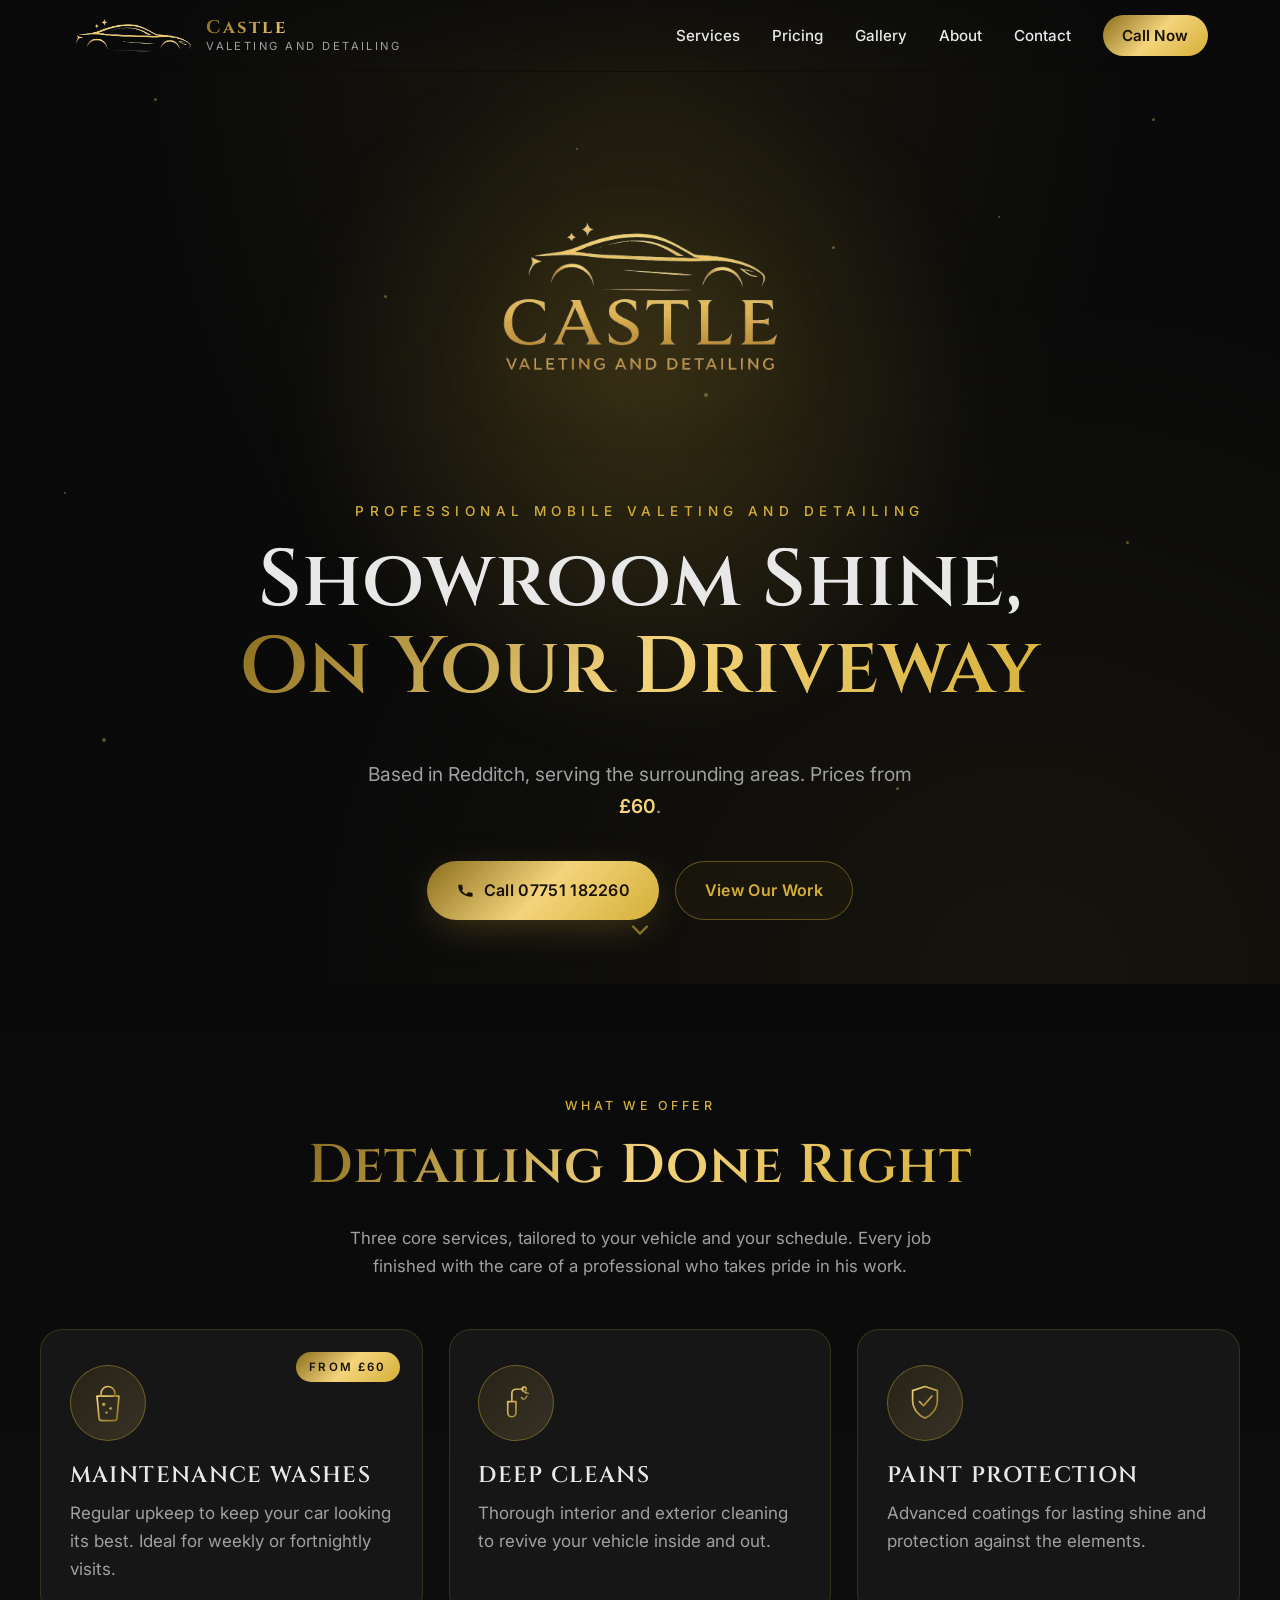
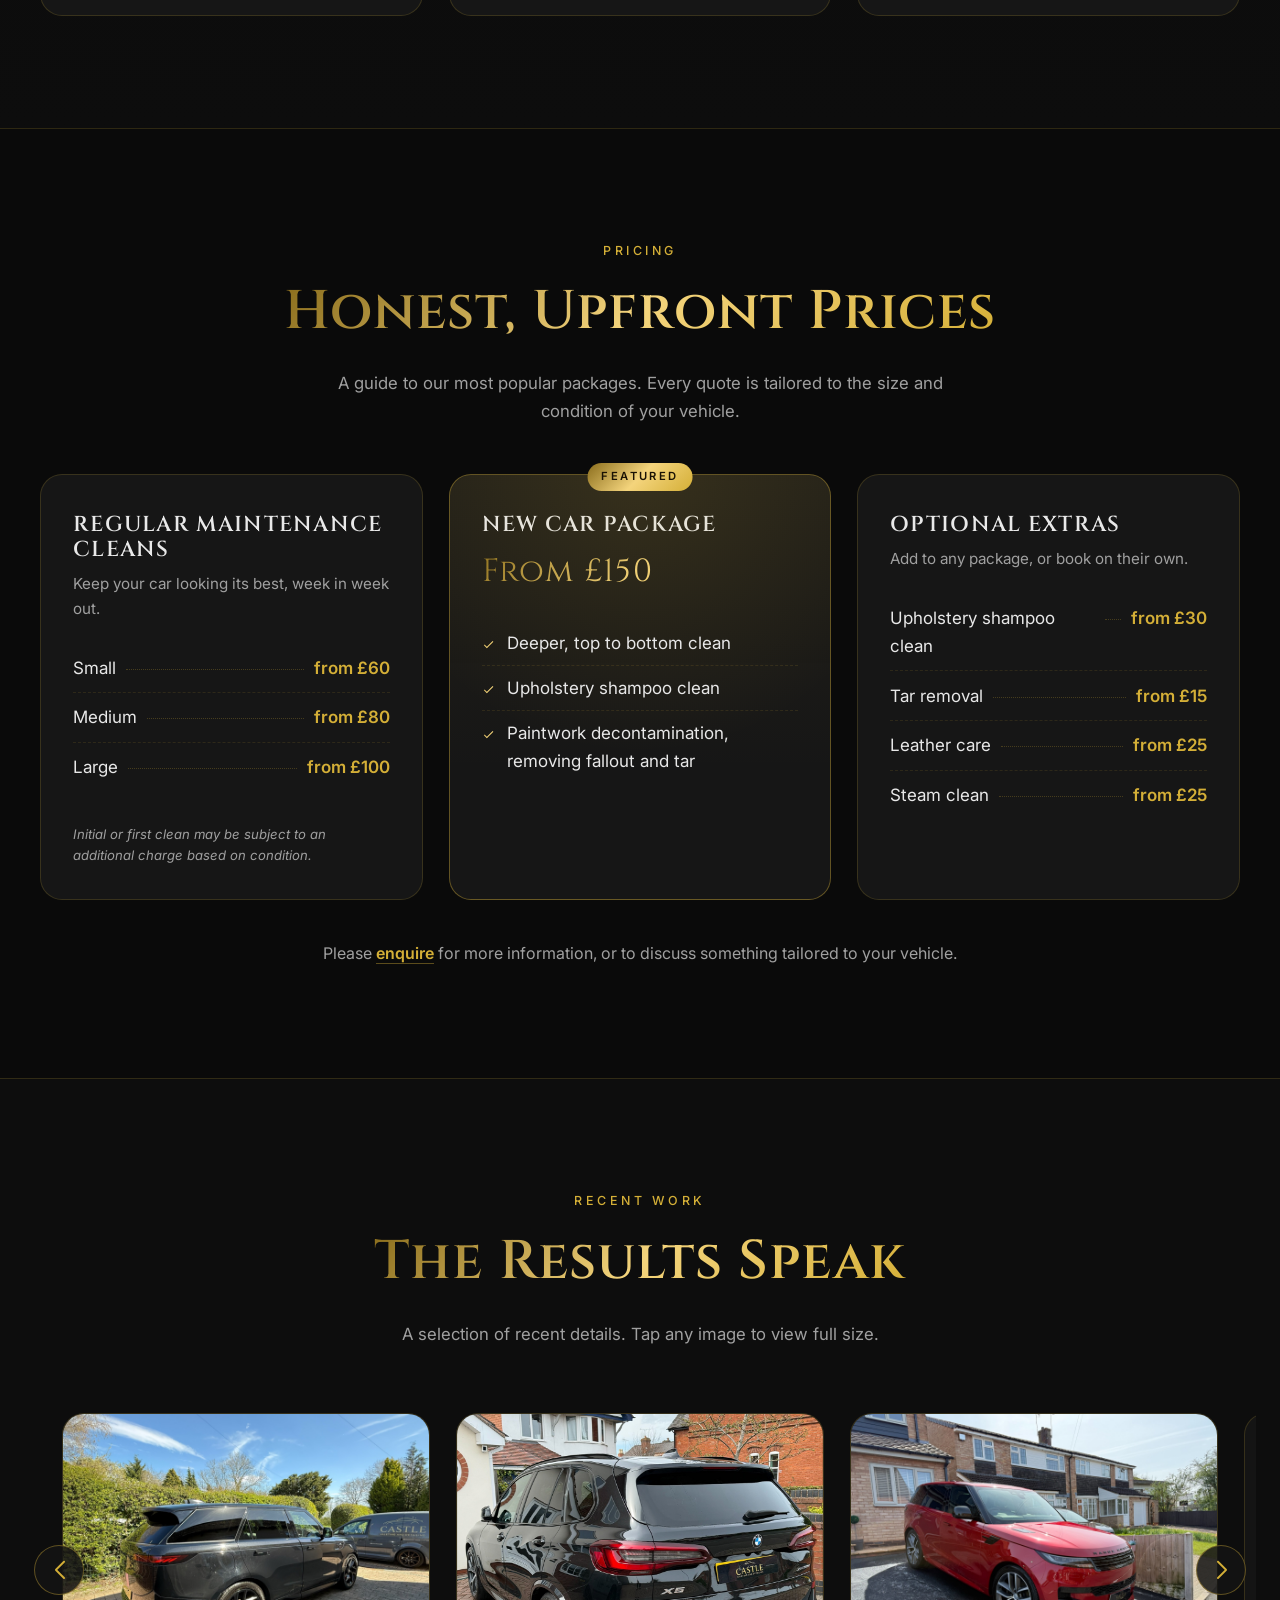
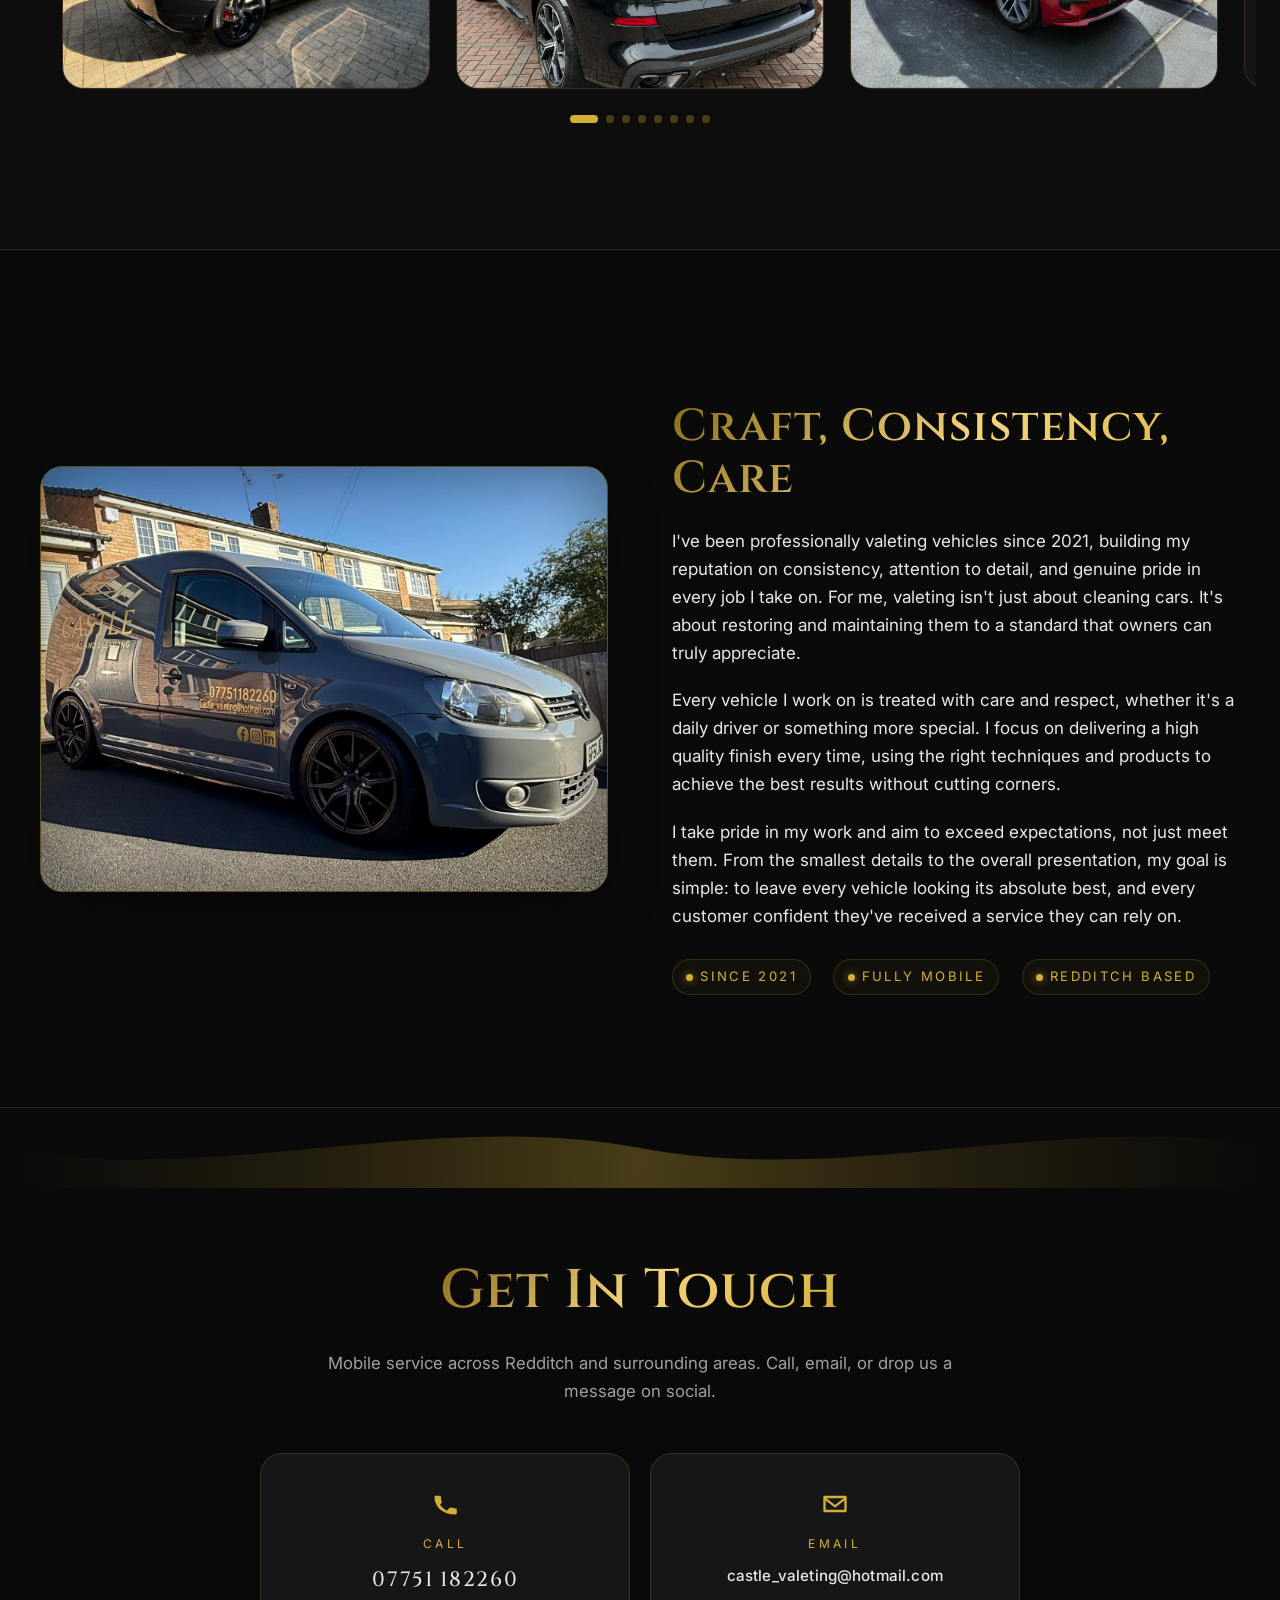
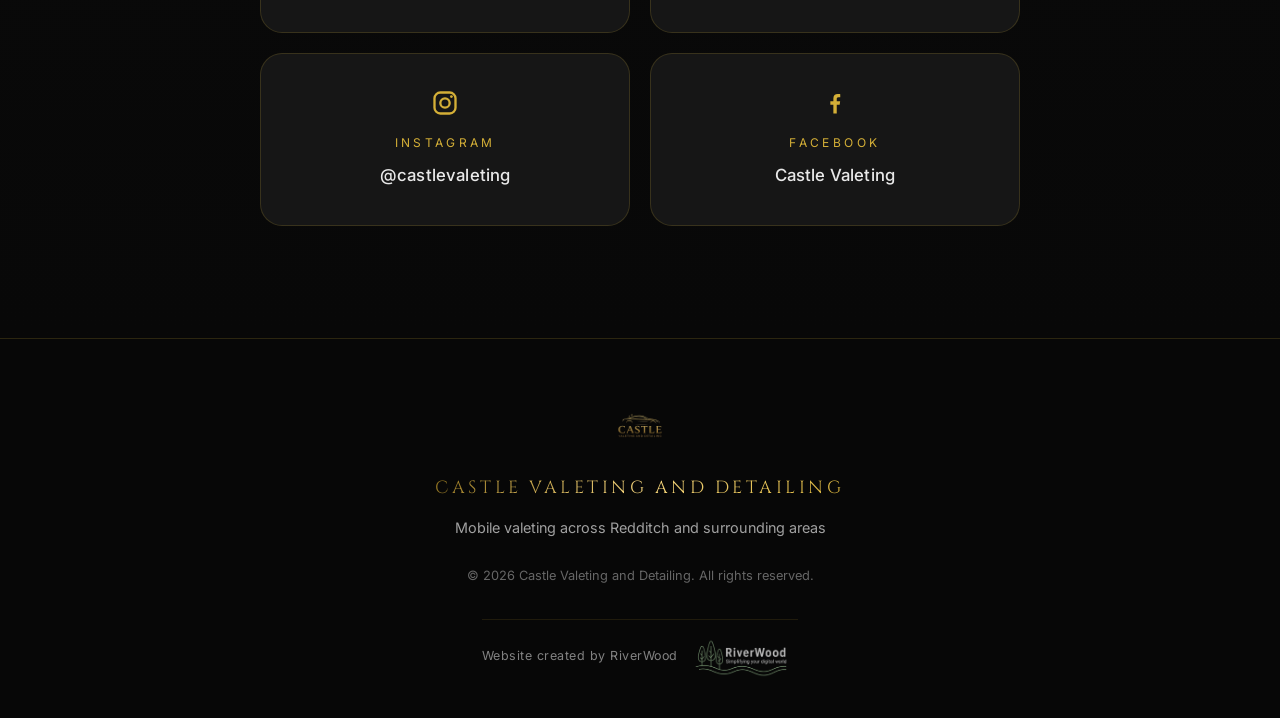
<file: index.html>
<!doctype html>
<html lang="en-GB">
<head>
<meta charset="utf-8">
<meta name="viewport" content="width=device-width, initial-scale=1, viewport-fit=cover">
<meta name="theme-color" content="#0a0a0a">
<title>Castle Valeting and Detailing | Mobile Car Detailing in Redditch</title>
<meta name="description" content="Professional mobile car valeting and detailing in Redditch and surrounding areas. Maintenance washes, deep cleans, and paint protection from £60. Call 07751 182260.">
<meta name="keywords" content="car detailing Redditch, mobile valeting Redditch, car cleaning Redditch, paint protection, deep clean, Castle Valeting">
<meta name="robots" content="index, follow">
<meta name="google-site-verification" content="sNOKjhMlxqhygalU1PjfCJ46Dw1YcsMxNiDiSMvf_3A">
<link rel="canonical" href="https://www.castlevaleting.co.uk/">

<meta property="og:type" content="website">
<meta property="og:title" content="Castle Valeting and Detailing | Mobile Car Detailing in Redditch">
<meta property="og:description" content="Professional mobile car valeting and detailing in Redditch. Prices from £60.">
<meta property="og:image" content="assets/logo/logo-black-bg.jpg">
<meta name="twitter:card" content="summary_large_image">
<meta name="twitter:title" content="Castle Valeting and Detailing">
<meta name="twitter:description" content="Professional mobile car valeting and detailing in Redditch. Prices from £60.">
<meta name="twitter:image" content="assets/logo/logo-black-bg.jpg">

<link rel="icon" type="image/png" href="assets/logo/logo-transparent.png">
<link rel="apple-touch-icon" href="assets/logo/logo-transparent.png">

<link rel="preconnect" href="https://fonts.googleapis.com">
<link rel="preconnect" href="https://fonts.gstatic.com" crossorigin>
<link rel="preconnect" href="https://cdn.jsdelivr.net" crossorigin>
<link href="https://fonts.googleapis.com/css2?family=Cinzel:wght@500;600;700&family=Inter:wght@300;400;500;600;700&display=swap" rel="stylesheet">

<link rel="stylesheet" href="https://cdn.jsdelivr.net/npm/swiper@11/swiper-bundle.min.css">
<link rel="stylesheet" href="assets/css/styles.css">

<script type="application/ld+json">
{
  "@context": "https://schema.org",
  "@type": ["LocalBusiness", "AutomotiveBusiness", "AutoWash"],
  "@id": "https://www.castlevaleting.co.uk/#business",
  "name": "Castle Valeting and Detailing",
  "alternateName": "Castle Valeting",
  "url": "https://www.castlevaleting.co.uk/",
  "image": [
    "https://www.castlevaleting.co.uk/assets/logo/logo-black-bg.jpg",
    "https://www.castlevaleting.co.uk/assets/logo/logo-transparent.png",
    "https://www.castlevaleting.co.uk/assets/gallery/castle-van.jpg"
  ],
  "logo": "https://www.castlevaleting.co.uk/assets/logo/logo-transparent.png",
  "description": "Professional mobile car valeting and detailing service based in Redditch, covering postcodes B97 and B98 and the surrounding areas. Maintenance washes, deep cleans, paint protection, upholstery shampoo and more, from £60.",
  "slogan": "Showroom shine, on your driveway.",
  "address": {
    "@type": "PostalAddress",
    "addressLocality": "Redditch",
    "addressRegion": "Worcestershire",
    "postalCode": "B97",
    "addressCountry": "GB"
  },
  "geo": {
    "@type": "GeoCoordinates",
    "latitude": 52.3068,
    "longitude": -1.9477
  },
  "areaServed": [
    {
      "@type": "City",
      "name": "Redditch"
    },
    {
      "@type": "PostalCodeSpecification",
      "postalCode": "B97",
      "addressCountry": "GB"
    },
    {
      "@type": "PostalCodeSpecification",
      "postalCode": "B98",
      "addressCountry": "GB"
    },
    {
      "@type": "GeoCircle",
      "geoMidpoint": {
        "@type": "GeoCoordinates",
        "latitude": 52.3068,
        "longitude": -1.9477
      },
      "geoRadius": "16000"
    }
  ],
  "telephone": "+447751182260",
  "email": "castle_valeting@hotmail.com",
  "priceRange": "££",
  "currenciesAccepted": "GBP",
  "paymentAccepted": "Cash, Bank Transfer, Card",
  "sameAs": [
    "https://instagram.com/castlevaleting",
    "https://www.facebook.com/share/18AnG7vYdh/?mibextid=wwXIfr"
  ],
  "knowsAbout": [
    "Car valeting",
    "Car detailing",
    "Mobile car valeting",
    "Paint protection",
    "Upholstery shampoo",
    "Tar removal",
    "Leather care",
    "Steam cleaning"
  ],
  "hasOfferCatalog": {
    "@type": "OfferCatalog",
    "name": "Castle Valeting and Detailing Services",
    "itemListElement": [
      {
        "@type": "OfferCatalog",
        "name": "Regular Maintenance Cleans",
        "itemListElement": [
          {
            "@type": "Offer",
            "name": "Small vehicle maintenance clean",
            "price": "60",
            "priceCurrency": "GBP",
            "priceSpecification": {
              "@type": "PriceSpecification",
              "price": "60",
              "priceCurrency": "GBP",
              "valueAddedTaxIncluded": true
            },
            "itemOffered": {
              "@type": "Service",
              "name": "Maintenance clean (small vehicle)",
              "description": "Regular upkeep clean for small vehicles."
            }
          },
          {
            "@type": "Offer",
            "name": "Medium vehicle maintenance clean",
            "price": "80",
            "priceCurrency": "GBP",
            "itemOffered": {
              "@type": "Service",
              "name": "Maintenance clean (medium vehicle)",
              "description": "Regular upkeep clean for medium vehicles."
            }
          },
          {
            "@type": "Offer",
            "name": "Large vehicle maintenance clean",
            "price": "100",
            "priceCurrency": "GBP",
            "itemOffered": {
              "@type": "Service",
              "name": "Maintenance clean (large vehicle)",
              "description": "Regular upkeep clean for large vehicles, vans and SUVs."
            }
          }
        ]
      },
      {
        "@type": "Offer",
        "name": "New Car Package",
        "price": "150",
        "priceCurrency": "GBP",
        "itemOffered": {
          "@type": "Service",
          "name": "New Car Package",
          "description": "Deeper full-vehicle clean, upholstery shampoo and paintwork decontamination, removing fallout and tar."
        }
      },
      {
        "@type": "OfferCatalog",
        "name": "Optional Extras",
        "itemListElement": [
          {
            "@type": "Offer",
            "name": "Upholstery shampoo clean",
            "price": "30",
            "priceCurrency": "GBP",
            "itemOffered": {
              "@type": "Service",
              "name": "Upholstery shampoo clean"
            }
          },
          {
            "@type": "Offer",
            "name": "Tar removal",
            "price": "15",
            "priceCurrency": "GBP",
            "itemOffered": {
              "@type": "Service",
              "name": "Tar removal"
            }
          },
          {
            "@type": "Offer",
            "name": "Leather care",
            "price": "25",
            "priceCurrency": "GBP",
            "itemOffered": {
              "@type": "Service",
              "name": "Leather care"
            }
          },
          {
            "@type": "Offer",
            "name": "Steam clean",
            "price": "25",
            "priceCurrency": "GBP",
            "itemOffered": {
              "@type": "Service",
              "name": "Steam clean"
            }
          }
        ]
      }
    ]
  }
}
</script>
</head>
<body>

<a class="skip-link" href="#main">Skip to content</a>

<header class="site-header" id="siteHeader">
  <div class="nav-inner">
    <a class="brand" href="#home" aria-label="Castle Valeting and Detailing home">
      <img src="assets/logo/CastleLogoCar.png" alt="" width="122" height="40" decoding="async">
      <span class="brand-text">
        <span class="brand-title">Castle</span>
        <span class="brand-sub">Valeting and Detailing</span>
      </span>
    </a>

    <nav class="nav-links" aria-label="Primary">
      <a href="#services">Services</a>
      <a href="#pricing">Pricing</a>
      <a href="#gallery">Gallery</a>
      <a href="#about">About</a>
      <a href="#contact">Contact</a>
      <a class="nav-cta" href="tel:07751182260">Call Now</a>
    </nav>

    <button class="nav-toggle" aria-label="Open menu" aria-expanded="false" aria-controls="mobileMenu">
      <span></span><span></span><span></span>
    </button>
  </div>
</header>

<nav class="mobile-menu" id="mobileMenu" aria-label="Mobile" hidden>
  <a href="#services">Services</a>
  <a href="#pricing">Pricing</a>
  <a href="#gallery">Gallery</a>
  <a href="#about">About</a>
  <a href="#contact">Contact</a>
  <a class="nav-cta" href="tel:07751182260">Call 07751 182260</a>
</nav>

<main id="main">

  <section class="hero" id="home">
    <div class="hero-glow" aria-hidden="true"></div>
    <div class="particles" aria-hidden="true">
      <span></span><span></span><span></span><span></span><span></span>
      <span></span><span></span><span></span><span></span><span></span>
      <span></span><span></span><span></span><span></span><span></span>
    </div>

    <div class="hero-inner">
      <img class="hero-logo" src="assets/logo/logo-transparent.png" alt="Castle Valeting and Detailing" width="420" height="420" fetchpriority="high">
      <p class="hero-eyebrow" data-reveal>Professional Mobile Valeting and Detailing</p>
      <h1 class="hero-title" data-reveal>Showroom Shine, <span class="gold-text">On Your Driveway</span></h1>
      <p class="hero-sub" data-reveal>Based in Redditch, serving the surrounding areas. Prices from <strong>£60</strong>.</p>
      <div class="hero-ctas" data-reveal>
        <a class="btn btn-primary" href="tel:07751182260">
          <svg viewBox="0 0 24 24" width="18" height="18" aria-hidden="true"><path fill="currentColor" d="M6.6 10.8c1.5 3 4 5.4 6.9 6.9l2.3-2.3c.3-.3.8-.4 1.2-.3 1.3.4 2.7.7 4.1.7.6 0 1 .4 1 1V20c0 .6-.4 1-1 1C9.7 21 3 14.3 3 6c0-.6.4-1 1-1h3.5c.6 0 1 .4 1 1 0 1.5.2 2.8.7 4.1.1.4 0 .8-.3 1.2l-2.3 2.5z"/></svg>
          Call 07751 182260
        </a>
        <a class="btn btn-ghost" href="#gallery">View Our Work</a>
      </div>
    </div>

    <a class="scroll-cue" href="#services" aria-label="Scroll to services">
      <svg viewBox="0 0 24 24" width="28" height="28" aria-hidden="true"><path fill="none" stroke="currentColor" stroke-width="2" stroke-linecap="round" d="M6 9l6 6 6-6"/></svg>
    </a>
  </section>

  <section class="section services" id="services">
    <div class="section-inner">
      <p class="eyebrow" data-reveal>What We Offer</p>
      <h2 class="section-title" data-reveal><span class="gold-text">Detailing Done Right</span></h2>
      <p class="section-lede" data-reveal>Three core services, tailored to your vehicle and your schedule. Every job finished with the care of a professional who takes pride in his work.</p>

      <div class="service-grid">

        <article class="service-card" data-reveal>
          <div class="service-icon" aria-hidden="true">
            <svg viewBox="0 0 64 64" width="44" height="44">
              <defs><linearGradient id="g1" x1="0" x2="1" y1="0" y2="1"><stop offset="0" stop-color="#f4d47c"/><stop offset="1" stop-color="#8a6d1c"/></linearGradient></defs>
              <path fill="none" stroke="url(#g1)" stroke-width="2.5" stroke-linejoin="round" d="M16 22h32l-3 32a4 4 0 0 1-4 3.6H23a4 4 0 0 1-4-3.6z"/>
              <path fill="none" stroke="url(#g1)" stroke-width="2.5" stroke-linecap="round" d="M22 22v-4a10 10 0 0 1 20 0v4"/>
              <circle cx="26" cy="34" r="2.5" fill="url(#g1)"/>
              <circle cx="36" cy="40" r="2" fill="url(#g1)"/>
              <circle cx="30" cy="46" r="1.7" fill="url(#g1)"/>
            </svg>
          </div>
          <h3>Maintenance Washes</h3>
          <p>Regular upkeep to keep your car looking its best. Ideal for weekly or fortnightly visits.</p>
          <span class="price-ribbon">From £60</span>
        </article>

        <article class="service-card" data-reveal>
          <div class="service-icon" aria-hidden="true">
            <svg viewBox="0 0 64 64" width="44" height="44">
              <defs><linearGradient id="g2" x1="0" x2="1" y1="0" y2="1"><stop offset="0" stop-color="#f4d47c"/><stop offset="1" stop-color="#8a6d1c"/></linearGradient></defs>
              <path fill="none" stroke="url(#g2)" stroke-width="2.5" stroke-linejoin="round" stroke-linecap="round" d="M20 30h12v16a6 6 0 0 1-6 6h0a6 6 0 0 1-6-6zM26 30V18a6 6 0 0 1 6-6h10"/>
              <circle cx="44" cy="12" r="3" fill="none" stroke="url(#g2)" stroke-width="2.5"/>
              <path fill="none" stroke="url(#g2)" stroke-width="2" stroke-linecap="round" d="M40 24l3 3M48 22l-3 4M45 17l5 1"/>
            </svg>
          </div>
          <h3>Deep Cleans</h3>
          <p>Thorough interior and exterior cleaning to revive your vehicle inside and out.</p>
        </article>

        <article class="service-card" data-reveal>
          <div class="service-icon" aria-hidden="true">
            <svg viewBox="0 0 64 64" width="44" height="44">
              <defs><linearGradient id="g3" x1="0" x2="1" y1="0" y2="1"><stop offset="0" stop-color="#f4d47c"/><stop offset="1" stop-color="#8a6d1c"/></linearGradient></defs>
              <path fill="none" stroke="url(#g3)" stroke-width="2.5" stroke-linejoin="round" d="M32 8l18 6v14c0 12-8 22-18 26-10-4-18-14-18-26V14z"/>
              <path fill="none" stroke="url(#g3)" stroke-width="2.5" stroke-linecap="round" stroke-linejoin="round" d="M24 30l6 6 12-14"/>
            </svg>
          </div>
          <h3>Paint Protection</h3>
          <p>Advanced coatings for lasting shine and protection against the elements.</p>
        </article>

      </div>
    </div>
  </section>

  <section class="section pricing" id="pricing">
    <div class="section-inner">
      <p class="eyebrow" data-reveal>Pricing</p>
      <h2 class="section-title" data-reveal><span class="gold-text">Honest, Upfront Prices</span></h2>
      <p class="section-lede" data-reveal>A guide to our most popular packages. Every quote is tailored to the size and condition of your vehicle.</p>

      <div class="price-grid">

        <article class="price-card" data-reveal>
          <header class="price-card-head">
            <h3>Regular Maintenance Cleans</h3>
            <p>Keep your car looking its best, week in week out.</p>
          </header>
          <ul class="price-list">
            <li><span class="price-name">Small</span><span class="price-dots" aria-hidden="true"></span><span class="price-amount">from £60</span></li>
            <li><span class="price-name">Medium</span><span class="price-dots" aria-hidden="true"></span><span class="price-amount">from £80</span></li>
            <li><span class="price-name">Large</span><span class="price-dots" aria-hidden="true"></span><span class="price-amount">from £100</span></li>
          </ul>
          <p class="price-note">Initial or first clean may be subject to an additional charge based on condition.</p>
        </article>

        <article class="price-card price-card-feature" data-reveal>
          <span class="price-badge">Featured</span>
          <header class="price-card-head">
            <h3>New Car Package</h3>
            <p class="price-headline">From £150</p>
          </header>
          <ul class="price-features">
            <li>Deeper, top to bottom clean</li>
            <li>Upholstery shampoo clean</li>
            <li>Paintwork decontamination, removing fallout and tar</li>
          </ul>
        </article>

        <article class="price-card" data-reveal>
          <header class="price-card-head">
            <h3>Optional Extras</h3>
            <p>Add to any package, or book on their own.</p>
          </header>
          <ul class="price-list">
            <li><span class="price-name">Upholstery shampoo clean</span><span class="price-dots" aria-hidden="true"></span><span class="price-amount">from £30</span></li>
            <li><span class="price-name">Tar removal</span><span class="price-dots" aria-hidden="true"></span><span class="price-amount">from £15</span></li>
            <li><span class="price-name">Leather care</span><span class="price-dots" aria-hidden="true"></span><span class="price-amount">from £25</span></li>
            <li><span class="price-name">Steam clean</span><span class="price-dots" aria-hidden="true"></span><span class="price-amount">from £25</span></li>
          </ul>
        </article>

      </div>

      <p class="price-enquire" data-reveal>
        Please <a href="#contact">enquire</a> for more information, or to discuss something tailored to your vehicle.
      </p>
    </div>
  </section>

  <section class="section gallery" id="gallery">
    <div class="section-inner">
      <p class="eyebrow" data-reveal>Recent Work</p>
      <h2 class="section-title" data-reveal><span class="gold-text">The Results Speak</span></h2>
      <p class="section-lede" data-reveal>A selection of recent details. Tap any image to view full size.</p>
    </div>

    <div class="swiper gallery-swiper" data-reveal>
      <div class="swiper-wrapper">
        <div class="swiper-slide"><button class="slide-btn" data-src="assets/gallery/black-range-rover.jpg" aria-label="View full image"><img src="assets/gallery/black-range-rover.jpg" alt="Freshly detailed black Range Rover" loading="lazy" decoding="async" width="1600" height="1200"></button></div>
        <div class="swiper-slide"><button class="slide-btn" data-src="assets/gallery/bmw-x5.jpg" aria-label="View full image"><img src="assets/gallery/bmw-x5.jpg" alt="Gleaming black BMW X5 after a detail" loading="lazy" decoding="async" width="1200" height="1600"></button></div>
        <div class="swiper-slide"><button class="slide-btn" data-src="assets/gallery/range-rover.jpg" aria-label="View full image"><img src="assets/gallery/range-rover.jpg" alt="Red Range Rover Sport, polished to a mirror finish" loading="lazy" decoding="async" width="1600" height="1200"></button></div>
        <div class="swiper-slide"><button class="slide-btn" data-src="assets/gallery/tesla.jpg" aria-label="View full image"><img src="assets/gallery/tesla.jpg" alt="Tesla after a full valet" loading="lazy" decoding="async" width="1600" height="1200"></button></div>
        <div class="swiper-slide"><button class="slide-btn" data-src="assets/gallery/discovery.jpg" aria-label="View full image"><img src="assets/gallery/discovery.jpg" alt="Land Rover Discovery after detailing" loading="lazy" decoding="async" width="1600" height="1200"></button></div>
        <div class="swiper-slide"><button class="slide-btn" data-src="assets/gallery/model-y.jpg" aria-label="View full image"><img src="assets/gallery/model-y.jpg" alt="Tesla Model Y after a deep clean" loading="lazy" decoding="async" width="1200" height="1600"></button></div>
        <div class="swiper-slide"><button class="slide-btn" data-src="assets/gallery/transporter.jpg" aria-label="View full image"><img src="assets/gallery/transporter.jpg" alt="VW Transporter detailed and gleaming" loading="lazy" decoding="async" width="1600" height="1200"></button></div>
        <div class="swiper-slide"><button class="slide-btn" data-src="assets/gallery/white-range-rover.jpg" aria-label="View full image"><img src="assets/gallery/white-range-rover.jpg" alt="White Range Rover after a full detail" loading="lazy" decoding="async" width="1600" height="1200"></button></div>
      </div>
      <div class="swiper-pagination"></div>
      <button class="swiper-button-prev" aria-label="Previous"></button>
      <button class="swiper-button-next" aria-label="Next"></button>
    </div>
  </section>

  <section class="section about" id="about">
    <div class="section-inner about-grid">
      <div class="about-media" data-reveal>
        <div class="frame">
          <img src="assets/gallery/castle-van.jpg" alt="Castle Valeting and Detailing branded VW Caddy van" loading="lazy" decoding="async" width="1476" height="1030">
        </div>
      </div>
      <div class="about-copy">
        <p class="eyebrow" data-reveal>About Me</p>
        <h2 class="section-title" data-reveal><span class="gold-text">Craft, Consistency, Care</span></h2>

        <p data-reveal>I've been professionally valeting vehicles since 2021, building my reputation on consistency, attention to detail, and genuine pride in every job I take on. For me, valeting isn't just about cleaning cars. It's about restoring and maintaining them to a standard that owners can truly appreciate.</p>

        <p data-reveal>Every vehicle I work on is treated with care and respect, whether it's a daily driver or something more special. I focus on delivering a high quality finish every time, using the right techniques and products to achieve the best results without cutting corners.</p>

        <p data-reveal>I take pride in my work and aim to exceed expectations, not just meet them. From the smallest details to the overall presentation, my goal is simple: to leave every vehicle looking its absolute best, and every customer confident they've received a service they can rely on.</p>

        <ul class="badges" data-reveal>
          <li><span class="badge-dot"></span>Since 2021</li>
          <li><span class="badge-dot"></span>Fully Mobile</li>
          <li><span class="badge-dot"></span>Redditch Based</li>
        </ul>
      </div>
    </div>
  </section>

  <section class="section contact" id="contact">
    <svg class="wave" viewBox="0 0 1200 120" preserveAspectRatio="none" aria-hidden="true">
      <path d="M0,60 C200,120 400,0 600,60 C800,120 1000,0 1200,60 L1200,120 L0,120 Z" fill="url(#waveGrad)"/>
      <defs><linearGradient id="waveGrad" x1="0" x2="1"><stop offset="0" stop-color="#8a6d1c" stop-opacity="0"/><stop offset="0.5" stop-color="#d4af37" stop-opacity="0.35"/><stop offset="1" stop-color="#8a6d1c" stop-opacity="0"/></linearGradient></defs>
    </svg>

    <div class="section-inner">
      <p class="eyebrow" data-reveal>Book Your Detail</p>
      <h2 class="section-title" data-reveal><span class="gold-text">Get In Touch</span></h2>
      <p class="section-lede" data-reveal>Mobile service across Redditch and surrounding areas. Call, email, or drop us a message on social.</p>

      <div class="contact-grid">
        <a class="contact-card" href="tel:07751182260" data-reveal>
          <svg viewBox="0 0 24 24" width="28" height="28" aria-hidden="true"><path fill="currentColor" d="M6.6 10.8c1.5 3 4 5.4 6.9 6.9l2.3-2.3c.3-.3.8-.4 1.2-.3 1.3.4 2.7.7 4.1.7.6 0 1 .4 1 1V20c0 .6-.4 1-1 1C9.7 21 3 14.3 3 6c0-.6.4-1 1-1h3.5c.6 0 1 .4 1 1 0 1.5.2 2.8.7 4.1.1.4 0 .8-.3 1.2l-2.3 2.5z"/></svg>
          <span class="contact-label">Call</span>
          <span class="contact-value">07751 182260</span>
        </a>

        <a class="contact-card" href="mailto:castle_valeting@hotmail.com" data-reveal>
          <svg viewBox="0 0 24 24" width="28" height="28" aria-hidden="true"><path fill="none" stroke="currentColor" stroke-width="2" stroke-linejoin="round" d="M3 6h18v12H3z"/><path fill="none" stroke="currentColor" stroke-width="2" stroke-linejoin="round" d="M3 7l9 7 9-7"/></svg>
          <span class="contact-label">Email</span>
          <span class="contact-value">castle_valeting@hotmail.com</span>
        </a>

        <a class="contact-card" href="https://instagram.com/castlevaleting" target="_blank" rel="noopener" data-reveal>
          <svg viewBox="0 0 24 24" width="28" height="28" aria-hidden="true"><rect x="3" y="3" width="18" height="18" rx="5" fill="none" stroke="currentColor" stroke-width="2"/><circle cx="12" cy="12" r="4" fill="none" stroke="currentColor" stroke-width="2"/><circle cx="17.5" cy="6.5" r="1.2" fill="currentColor"/></svg>
          <span class="contact-label">Instagram</span>
          <span class="contact-value">@castlevaleting</span>
        </a>

        <a class="contact-card" href="https://www.facebook.com/share/18AnG7vYdh/?mibextid=wwXIfr" target="_blank" rel="noopener" data-reveal>
          <svg viewBox="0 0 24 24" width="28" height="28" aria-hidden="true"><path fill="currentColor" d="M13.5 21v-7.5h2.5l.4-3h-2.9V8.6c0-.9.3-1.5 1.5-1.5h1.5V4.4c-.3 0-1.2-.1-2.2-.1-2.2 0-3.7 1.3-3.7 3.8v2.4H8v3h2.6V21h2.9z"/></svg>
          <span class="contact-label">Facebook</span>
          <span class="contact-value">Castle Valeting</span>
        </a>
      </div>
    </div>
  </section>

</main>

<footer class="site-footer">
  <div class="footer-inner">
    <img src="assets/logo/logo-transparent.png" alt="Castle Valeting and Detailing" width="72" height="72" loading="lazy">
    <p class="footer-title gold-text">Castle Valeting and Detailing</p>
    <p class="footer-meta">Mobile valeting across Redditch and surrounding areas</p>
    <p class="footer-legal">&copy; <span id="year"></span> Castle Valeting and Detailing. All rights reserved.</p>
    <p class="footer-credit">
      <span>Website created by RiverWood</span>
      <a href="https://www.riverwoodai.com" target="_blank" rel="noopener" aria-label="RiverWood, www.riverwoodai.com">
        <img src="assets/logo/RiverWoodLogo_BlackBG.png" alt="RiverWood" width="111" height="42" loading="lazy" decoding="async">
      </a>
    </p>
  </div>
</footer>

<div class="lightbox" id="lightbox" aria-hidden="true" role="dialog" aria-label="Image viewer">
  <button class="lightbox-close" aria-label="Close">&times;</button>
  <button class="lightbox-prev" aria-label="Previous image">&#8249;</button>
  <button class="lightbox-next" aria-label="Next image">&#8250;</button>
  <img class="lightbox-img" alt="">
</div>

<script src="https://cdn.jsdelivr.net/npm/swiper@11/swiper-bundle.min.js" defer></script>
<script src="assets/js/main.js" defer></script>
</body>
</html>
</file>
<file: assets/css/styles.css>
/* Castle Valeting and Detailing — styles */

:root {
  --bg: #0a0a0a;
  --bg-elevated: #141414;
  --bg-card: #161616;
  --gold: #d4af37;
  --gold-light: #f4d47c;
  --gold-dark: #8a6d1c;
  --gold-grad: linear-gradient(135deg, #8a6d1c 0%, #f4d47c 50%, #d4af37 100%);
  --gold-grad-soft: linear-gradient(135deg, rgba(138,109,28,0.15), rgba(244,212,124,0.15));
  --text: #e8e8e8;
  --text-muted: #a0a0a0;
  --border: rgba(212,175,55,0.18);
  --border-strong: rgba(212,175,55,0.4);
  --shadow-glow: 0 10px 40px -10px rgba(212,175,55,0.35);
  --shadow-card: 0 20px 60px -20px rgba(0,0,0,0.8);
  --radius: 14px;
  --radius-lg: 22px;
  --nav-h: 72px;
  --content-w: 1200px;
  --ease: cubic-bezier(.2, .7, .2, 1);
}

* { box-sizing: border-box; }
html { scroll-behavior: smooth; -webkit-text-size-adjust: 100%; }
html, body { margin: 0; padding: 0; }

body {
  font-family: 'Inter', system-ui, -apple-system, Segoe UI, Roboto, sans-serif;
  background: var(--bg);
  color: var(--text);
  font-size: 17px;
  line-height: 1.65;
  -webkit-font-smoothing: antialiased;
  overflow-x: hidden;
}

img { max-width: 100%; height: auto; display: block; }
a { color: var(--gold); text-decoration: none; }
a:hover { color: var(--gold-light); }
button { font: inherit; color: inherit; background: none; border: 0; cursor: pointer; }

::selection { background: var(--gold); color: #000; }

:focus-visible {
  outline: 2px solid var(--gold-light);
  outline-offset: 3px;
  border-radius: 6px;
}

.skip-link {
  position: absolute; top: -100px; left: 12px;
  background: var(--gold); color: #000; padding: 10px 16px;
  border-radius: 8px; font-weight: 600; z-index: 1000;
}
.skip-link:focus { top: 12px; }

/* --- Typography helpers ------------------------------------------------- */
.gold-text {
  background: var(--gold-grad);
  -webkit-background-clip: text;
          background-clip: text;
  color: transparent;
  display: inline-block;
}

h1, h2, h3 {
  font-family: 'Cinzel', 'Playfair Display', Georgia, serif;
  font-weight: 600;
  letter-spacing: 0.02em;
  line-height: 1.15;
  margin: 0 0 0.5em;
}

.eyebrow {
  font-size: 0.78rem;
  letter-spacing: 0.28em;
  text-transform: uppercase;
  color: var(--gold);
  margin: 0 0 1.2rem;
  font-weight: 500;
}

.section-title {
  font-size: clamp(2rem, 4.5vw, 3.4rem);
  margin-bottom: 0.5em;
}

.section-lede {
  color: var(--text-muted);
  max-width: 640px;
  margin: 0 auto 3rem;
  font-size: 1.05rem;
}

/* --- Buttons ------------------------------------------------------------ */
.btn {
  display: inline-flex; align-items: center; gap: 0.6em;
  padding: 0.95rem 1.8rem;
  border-radius: 999px;
  font-weight: 600;
  font-size: 1rem;
  letter-spacing: 0.02em;
  transition: transform .25s var(--ease), box-shadow .25s var(--ease), background .25s var(--ease), color .25s var(--ease);
  white-space: nowrap;
}
.btn svg { flex-shrink: 0; }

.btn-primary {
  background: var(--gold-grad);
  color: #1a1204;
  box-shadow: var(--shadow-glow);
}
.btn-primary:hover { transform: translateY(-2px); box-shadow: 0 16px 50px -10px rgba(212,175,55,0.55); color: #000; }

.btn-ghost {
  color: var(--gold);
  border: 1px solid var(--border-strong);
  background: rgba(212,175,55,0.04);
}
.btn-ghost:hover { background: rgba(212,175,55,0.12); color: var(--gold-light); transform: translateY(-2px); }

/* --- Header / Nav ------------------------------------------------------- */
.site-header {
  position: fixed; top: 0; left: 0; right: 0;
  height: var(--nav-h);
  z-index: 50;
  transition: background .3s var(--ease), border-color .3s var(--ease), backdrop-filter .3s var(--ease);
  background: linear-gradient(180deg, rgba(10,10,10,0.6), rgba(10,10,10,0));
  border-bottom: 1px solid transparent;
}
.site-header.scrolled {
  background: rgba(10,10,10,0.78);
  backdrop-filter: blur(14px) saturate(140%);
  -webkit-backdrop-filter: blur(14px) saturate(140%);
  border-bottom-color: var(--border);
}

.nav-inner {
  max-width: var(--content-w);
  height: 100%;
  margin: 0 auto;
  padding: 0 clamp(1rem, 3vw, 2rem);
  display: flex; align-items: center; justify-content: space-between;
  gap: 1rem;
}

.brand {
  display: flex; align-items: center; gap: 0.75rem;
  color: var(--text);
}
.brand img { height: 40px; width: auto; object-fit: contain; }
.brand-text { display: flex; flex-direction: column; line-height: 1; }
.brand-title {
  font-family: 'Cinzel', serif; font-weight: 700;
  font-size: 1.15rem; letter-spacing: 0.14em;
  background: var(--gold-grad);
  -webkit-background-clip: text; background-clip: text;
  color: transparent;
}
.brand-sub {
  font-size: 0.7rem; letter-spacing: 0.22em;
  color: var(--text-muted); margin-top: 3px;
  text-transform: uppercase;
}

.nav-links { display: flex; align-items: center; gap: 2rem; }
.nav-links a {
  color: var(--text);
  font-size: 0.95rem;
  font-weight: 500;
  position: relative;
  padding: 0.4em 0;
  transition: color .2s var(--ease);
}
.nav-links a::after {
  content: ''; position: absolute; left: 0; right: 0; bottom: 0;
  height: 1px; background: var(--gold-grad);
  transform: scaleX(0); transform-origin: right;
  transition: transform .3s var(--ease);
}
.nav-links a:hover { color: var(--gold-light); }
.nav-links a:hover::after { transform: scaleX(1); transform-origin: left; }
.nav-links .nav-cta {
  padding: 0.55em 1.3em;
  border-radius: 999px;
  background: var(--gold-grad);
  color: #1a1204;
  font-weight: 600;
}
.nav-links .nav-cta:hover { color: #000; }
.nav-links .nav-cta::after { display: none; }

.nav-toggle {
  display: none;
  width: 44px; height: 44px;
  flex-direction: column; justify-content: center; align-items: center; gap: 5px;
  border-radius: 10px;
}
.nav-toggle span {
  width: 22px; height: 2px; background: var(--gold);
  transition: transform .3s var(--ease), opacity .3s var(--ease);
}
.nav-toggle.open span:nth-child(1) { transform: translateY(7px) rotate(45deg); }
.nav-toggle.open span:nth-child(2) { opacity: 0; }
.nav-toggle.open span:nth-child(3) { transform: translateY(-7px) rotate(-45deg); }

.mobile-menu {
  position: fixed; inset: var(--nav-h) 0 0 0;
  background: rgba(10,10,10,0.97);
  backdrop-filter: blur(18px);
  -webkit-backdrop-filter: blur(18px);
  z-index: 40;
  display: flex; flex-direction: column; align-items: center; justify-content: center;
  gap: 1.8rem;
  padding: 2rem;
  opacity: 0;
  transform: translateY(-10px);
  transition: opacity .3s var(--ease), transform .3s var(--ease);
  pointer-events: none;
}
.mobile-menu[hidden] { display: none; }
.mobile-menu:not([hidden]) { pointer-events: auto; }
.mobile-menu.open { opacity: 1; transform: translateY(0); }
.mobile-menu a {
  font-family: 'Cinzel', serif;
  font-size: 1.6rem;
  letter-spacing: 0.08em;
  color: var(--text);
}
.mobile-menu a:hover { color: var(--gold); }
.mobile-menu .nav-cta {
  margin-top: 1rem;
  padding: 0.9em 2.2em;
  border-radius: 999px;
  background: var(--gold-grad);
  color: #1a1204;
  font-family: 'Inter', sans-serif;
  font-size: 1.05rem;
  font-weight: 600;
  letter-spacing: 0.04em;
}

/* --- Hero --------------------------------------------------------------- */
.hero {
  position: relative;
  min-height: 100vh;
  min-height: 100svh;
  display: flex; align-items: center; justify-content: center;
  padding: calc(var(--nav-h) + 2rem) 1.5rem 4rem;
  overflow: hidden;
  isolation: isolate;
  background:
    radial-gradient(ellipse at 50% 0%, rgba(212,175,55,0.08), transparent 55%),
    radial-gradient(ellipse at 80% 100%, rgba(212,175,55,0.06), transparent 50%),
    var(--bg);
}

.hero::before {
  /* subtle noise + starry sparkle like the flyer */
  content: '';
  position: absolute; inset: 0;
  background-image:
    radial-gradient(1px 1px at 20% 30%, rgba(244,212,124,0.5), transparent 50%),
    radial-gradient(1px 1px at 70% 80%, rgba(244,212,124,0.35), transparent 50%),
    radial-gradient(1.5px 1.5px at 50% 50%, rgba(244,212,124,0.25), transparent 50%),
    radial-gradient(1px 1px at 85% 20%, rgba(244,212,124,0.3), transparent 50%),
    radial-gradient(1px 1px at 15% 75%, rgba(244,212,124,0.3), transparent 50%);
  opacity: 0.6;
  pointer-events: none;
  z-index: -1;
}

.hero-glow {
  position: absolute;
  left: 50%; top: 40%;
  transform: translate(-50%, -50%);
  width: 120vw; max-width: 900px;
  aspect-ratio: 1;
  background: radial-gradient(circle, rgba(212,175,55,0.18) 0%, transparent 55%);
  filter: blur(30px);
  z-index: -1;
  pointer-events: none;
}

.particles { position: absolute; inset: 0; z-index: -1; pointer-events: none; }
.particles span {
  position: absolute;
  width: 3px; height: 3px;
  border-radius: 50%;
  background: var(--gold-light);
  opacity: 0.35;
  animation: float 16s ease-in-out infinite;
}
.particles span:nth-child(1)  { top: 10%; left: 12%; animation-delay: 0s; }
.particles span:nth-child(2)  { top: 22%; left: 78%; animation-delay: 1.5s; width: 2px; height: 2px; }
.particles span:nth-child(3)  { top: 65%; left: 20%; animation-delay: 3s; }
.particles span:nth-child(4)  { top: 40%; left: 55%; animation-delay: 4.5s; width: 4px; height: 4px; }
.particles span:nth-child(5)  { top: 80%; left: 70%; animation-delay: 6s; }
.particles span:nth-child(6)  { top: 15%; left: 45%; animation-delay: 2s; width: 2px; height: 2px; }
.particles span:nth-child(7)  { top: 55%; left: 88%; animation-delay: 5s; }
.particles span:nth-child(8)  { top: 75%; left: 8%;  animation-delay: 7s; width: 4px; height: 4px; }
.particles span:nth-child(9)  { top: 30%; left: 30%; animation-delay: 8s; }
.particles span:nth-child(10) { top: 60%; left: 62%; animation-delay: 2.5s; width: 2px; height: 2px; }
.particles span:nth-child(11) { top: 12%; left: 90%; animation-delay: 9s; }
.particles span:nth-child(12) { top: 88%; left: 40%; animation-delay: 3.5s; }
.particles span:nth-child(13) { top: 50%; left: 5%;  animation-delay: 4s; width: 2px; height: 2px; }
.particles span:nth-child(14) { top: 25%; left: 65%; animation-delay: 6.5s; }
.particles span:nth-child(15) { top: 70%; left: 48%; animation-delay: 1s; width: 3px; height: 3px; }

@keyframes float {
  0%, 100% { transform: translateY(0) translateX(0); opacity: 0.25; }
  50% { transform: translateY(-22px) translateX(10px); opacity: 0.7; }
}

.hero-inner {
  text-align: center;
  max-width: 820px;
  position: relative;
  z-index: 1;
}

.hero-logo {
  width: clamp(220px, 42vw, 380px);
  height: auto;
  margin: 0 auto 0.5rem;
  filter: drop-shadow(0 20px 40px rgba(212,175,55,0.25));
  animation: logoShimmer 6s ease-in-out infinite;
}
@keyframes logoShimmer {
  0%, 100% { filter: drop-shadow(0 20px 40px rgba(212,175,55,0.22)); }
  50%      { filter: drop-shadow(0 24px 55px rgba(244,212,124,0.45)); }
}

.hero-eyebrow {
  font-size: 0.85rem;
  letter-spacing: 0.4em;
  text-transform: uppercase;
  color: var(--gold);
  margin: 1rem 0 0.8rem;
  font-weight: 500;
}

.hero-title {
  font-size: clamp(2.2rem, 7.5vw, 5rem);
  line-height: 1.08;
  margin: 0.2em 0 0.6em;
  letter-spacing: 0.01em;
}

.hero-sub {
  color: var(--text-muted);
  font-size: clamp(1rem, 1.6vw, 1.2rem);
  margin: 0 auto 2.4rem;
  max-width: 560px;
}
.hero-sub strong { color: var(--gold-light); font-weight: 600; }

.hero-ctas {
  display: flex; flex-wrap: wrap; gap: 1rem; justify-content: center;
}

.scroll-cue {
  position: absolute;
  bottom: 2rem; left: 50%;
  transform: translateX(-50%);
  color: var(--gold);
  opacity: 0.6;
  animation: bounce 2.4s ease-in-out infinite;
}
.scroll-cue:hover { opacity: 1; color: var(--gold-light); }
@keyframes bounce {
  0%, 100% { transform: translateX(-50%) translateY(0); }
  50%      { transform: translateX(-50%) translateY(8px); }
}

/* --- Section framework ------------------------------------------------- */
.section {
  padding: clamp(4rem, 9vw, 7rem) 1.5rem;
  position: relative;
}
.section-inner {
  max-width: var(--content-w);
  margin: 0 auto;
  text-align: center;
}
.section + .section { border-top: 1px solid var(--border); }

/* --- Services ---------------------------------------------------------- */
.services { background: linear-gradient(180deg, var(--bg) 0%, #0d0d0d 100%); }

.service-grid {
  display: grid;
  grid-template-columns: repeat(auto-fit, minmax(260px, 1fr));
  gap: 1.6rem;
  margin-top: 1rem;
  text-align: left;
}

.service-card {
  position: relative;
  background: var(--bg-card);
  border: 1px solid var(--border);
  border-radius: var(--radius-lg);
  padding: 2.2rem 1.8rem 2rem;
  transition: transform .35s var(--ease), border-color .35s var(--ease), box-shadow .35s var(--ease), background .35s var(--ease);
  overflow: hidden;
}
.service-card::before {
  content: ''; position: absolute; inset: 0;
  background: radial-gradient(circle at 50% 0%, rgba(212,175,55,0.1), transparent 60%);
  opacity: 0;
  transition: opacity .35s var(--ease);
  pointer-events: none;
}
.service-card:hover {
  transform: translateY(-4px);
  border-color: var(--border-strong);
  box-shadow: var(--shadow-card), 0 0 0 1px rgba(212,175,55,0.15);
}
.service-card:hover::before { opacity: 1; }

.service-icon {
  width: 76px; height: 76px;
  border-radius: 50%;
  display: flex; align-items: center; justify-content: center;
  background: var(--gold-grad-soft);
  border: 1px solid var(--border-strong);
  margin-bottom: 1.4rem;
}

.service-card h3 {
  font-size: 1.4rem;
  letter-spacing: 0.06em;
  margin-bottom: 0.6rem;
  color: var(--text);
  text-transform: uppercase;
}
.service-card p { color: var(--text-muted); margin: 0; }

.price-ribbon {
  position: absolute;
  top: 1.4rem; right: 1.4rem;
  padding: 0.35rem 0.85rem;
  font-size: 0.72rem; font-weight: 600;
  letter-spacing: 0.18em;
  text-transform: uppercase;
  background: var(--gold-grad);
  color: #1a1204;
  border-radius: 999px;
}

/* --- Pricing ----------------------------------------------------------- */
.pricing { background: var(--bg); }

.price-grid {
  display: grid;
  grid-template-columns: repeat(auto-fit, minmax(280px, 1fr));
  gap: 1.6rem;
  margin: 1rem 0 2.5rem;
  text-align: left;
}

.price-card {
  position: relative;
  background: var(--bg-card);
  border: 1px solid var(--border);
  border-radius: var(--radius-lg);
  padding: 2.4rem 2rem 2rem;
  transition: transform .35s var(--ease), border-color .35s var(--ease), box-shadow .35s var(--ease);
  display: flex;
  flex-direction: column;
}
.price-card:hover {
  transform: translateY(-4px);
  border-color: var(--border-strong);
  box-shadow: var(--shadow-card), 0 0 0 1px rgba(212,175,55,0.15);
}

.price-card-feature {
  background:
    linear-gradient(180deg, rgba(212,175,55,0.06), transparent 70%),
    var(--bg-card);
  border-color: var(--border-strong);
}
.price-card-feature::before {
  content: ''; position: absolute; inset: 0;
  background: radial-gradient(circle at 50% 0%, rgba(212,175,55,0.12), transparent 60%);
  pointer-events: none;
  border-radius: inherit;
}

.price-badge {
  position: absolute;
  top: -12px; left: 50%;
  transform: translateX(-50%);
  padding: 0.3rem 0.85rem;
  font-size: 0.7rem; font-weight: 600;
  letter-spacing: 0.22em;
  text-transform: uppercase;
  background: var(--gold-grad);
  color: #1a1204;
  border-radius: 999px;
  white-space: nowrap;
}

.price-card-head {
  margin-bottom: 1.4rem;
}
.price-card-head h3 {
  font-size: 1.35rem;
  letter-spacing: 0.06em;
  text-transform: uppercase;
  color: var(--text);
  margin-bottom: 0.5rem;
}
.price-card-head p {
  color: var(--text-muted);
  margin: 0;
  font-size: 0.95rem;
}
.price-headline {
  font-family: 'Cinzel', serif;
  font-size: 2rem !important;
  background: var(--gold-grad);
  -webkit-background-clip: text; background-clip: text;
  color: transparent !important;
  letter-spacing: 0.04em;
  margin-top: 0.4rem !important;
}

.price-list {
  list-style: none; padding: 0; margin: 0 0 1rem;
}
.price-list li {
  display: flex; align-items: baseline;
  padding: 0.65rem 0;
  border-bottom: 1px dashed rgba(212,175,55,0.12);
  gap: 0.6rem;
}
.price-list li:last-child { border-bottom: 0; }
.price-name { color: var(--text); flex: 0 1 auto; }
.price-dots {
  flex: 1 1 auto;
  border-bottom: 1px dotted rgba(212,175,55,0.25);
  transform: translateY(-4px);
  min-width: 1rem;
}
.price-amount {
  color: var(--gold);
  font-weight: 600;
  white-space: nowrap;
}

.price-features {
  list-style: none; padding: 0; margin: 0;
}
.price-features li {
  position: relative;
  padding: 0.5rem 0 0.5rem 1.6rem;
  color: var(--text);
  border-bottom: 1px dashed rgba(212,175,55,0.12);
}
.price-features li:last-child { border-bottom: 0; }
.price-features li::before {
  content: '';
  position: absolute;
  left: 0; top: 1.05rem;
  width: 0.85rem; height: 0.85rem;
  background: var(--gold-grad);
  -webkit-mask: url("data:image/svg+xml;utf8,<svg xmlns='http://www.w3.org/2000/svg' viewBox='0 0 24 24'><path fill='black' d='M9 16.2 4.8 12l-1.4 1.4L9 19 21 7l-1.4-1.4z'/></svg>") center/contain no-repeat;
          mask: url("data:image/svg+xml;utf8,<svg xmlns='http://www.w3.org/2000/svg' viewBox='0 0 24 24'><path fill='black' d='M9 16.2 4.8 12l-1.4 1.4L9 19 21 7l-1.4-1.4z'/></svg>") center/contain no-repeat;
}

.price-note {
  font-size: 0.82rem;
  color: var(--text-muted);
  margin: 1rem 0 0;
  font-style: italic;
}

.price-enquire {
  text-align: center;
  color: var(--text-muted);
  font-size: 1rem;
  margin: 0;
}
.price-enquire a {
  color: var(--gold);
  font-weight: 600;
  border-bottom: 1px solid var(--border-strong);
  transition: color .25s var(--ease), border-color .25s var(--ease);
}
.price-enquire a:hover {
  color: var(--gold-light);
  border-bottom-color: var(--gold-light);
}

/* --- Gallery (Swiper) -------------------------------------------------- */
.gallery { background: #0d0d0d; overflow: hidden; }
.gallery .section-inner { margin-bottom: 2rem; }

.gallery-swiper {
  width: 100%;
  margin: 0;
  padding: 1rem clamp(1rem, 3vw, 2.5rem) 3rem;
  overflow: hidden;
}

.swiper-wrapper { align-items: stretch; }

.gallery-swiper .swiper-slide {
  border-radius: var(--radius-lg);
  overflow: hidden;
  background: var(--bg-elevated);
  border: 1px solid var(--border);
  transition: transform .5s var(--ease), border-color .5s var(--ease), box-shadow .5s var(--ease);
  aspect-ratio: 4 / 3;
  height: auto;
}
.gallery-swiper .swiper-slide:hover {
  border-color: var(--border-strong);
  box-shadow: var(--shadow-glow);
}

.slide-btn {
  display: block; width: 100%; height: 100%;
  padding: 0; border: 0; background: none; cursor: zoom-in;
  overflow: hidden;
}
.slide-btn img {
  width: 100%; height: 100%;
  object-fit: cover;
  transition: transform .7s var(--ease);
}
.gallery-swiper .swiper-slide:hover .slide-btn img { transform: scale(1.06); }

/* Swiper arrows + pagination: gold theme */
.gallery-swiper .swiper-button-next,
.gallery-swiper .swiper-button-prev {
  width: 50px; height: 50px;
  background: rgba(20,20,20,0.85);
  border: 1px solid var(--border-strong);
  border-radius: 50%;
  color: var(--gold);
  transition: background .25s var(--ease), color .25s var(--ease), transform .25s var(--ease);
}
.gallery-swiper .swiper-button-next:hover,
.gallery-swiper .swiper-button-prev:hover {
  background: var(--gold-grad);
  color: #1a1204;
  transform: scale(1.06);
}
.gallery-swiper .swiper-button-next::after,
.gallery-swiper .swiper-button-prev::after {
  font-size: 18px; font-weight: 700;
}
.gallery-swiper .swiper-pagination {
  bottom: 6px;
}
.gallery-swiper .swiper-pagination-bullet {
  background: var(--gold-dark);
  opacity: 0.5;
  width: 8px; height: 8px;
  transition: all .25s var(--ease);
}
.gallery-swiper .swiper-pagination-bullet-active {
  background: var(--gold);
  opacity: 1;
  width: 28px;
  border-radius: 4px;
}

/* --- About ------------------------------------------------------------- */
.about { background: var(--bg); }
.about-grid {
  display: grid;
  grid-template-columns: 1fr 1fr;
  gap: clamp(2rem, 5vw, 4rem);
  align-items: center;
  text-align: left;
}

.about-media .frame {
  position: relative;
  border-radius: var(--radius-lg);
  overflow: hidden;
  border: 1px solid var(--border-strong);
  box-shadow: var(--shadow-card);
  aspect-ratio: 4 / 3;
}
.about-media .frame::before {
  content: ''; position: absolute; inset: 0;
  box-shadow: inset 0 0 80px rgba(0,0,0,0.45);
  pointer-events: none;
  z-index: 1;
  border-radius: inherit;
}
.about-media .frame::after {
  content: ''; position: absolute; inset: -2px;
  border: 1px solid transparent;
  background: var(--gold-grad) border-box;
  -webkit-mask: linear-gradient(#000 0 0) padding-box, linear-gradient(#000 0 0);
          mask: linear-gradient(#000 0 0) padding-box, linear-gradient(#000 0 0);
  -webkit-mask-composite: xor;
          mask-composite: exclude;
  border-radius: var(--radius-lg);
  pointer-events: none;
  opacity: 0.6;
}
.about-media img { width: 100%; height: 100%; object-fit: cover; }

.about-copy .section-title { font-size: clamp(1.8rem, 3.5vw, 2.8rem); }
.about-copy p { color: var(--text); margin: 0 0 1.2rem; }
.about-copy p:last-of-type { margin-bottom: 1.8rem; }

.badges {
  list-style: none; padding: 0; margin: 0;
  display: flex; flex-wrap: wrap; gap: 0.8rem 1.4rem;
}
.badges li {
  display: inline-flex; align-items: center; gap: 0.55em;
  font-size: 0.82rem;
  letter-spacing: 0.18em;
  text-transform: uppercase;
  color: var(--gold);
  padding: 0.5em 1em;
  border: 1px solid var(--border);
  border-radius: 999px;
  background: rgba(212,175,55,0.04);
}
.badge-dot {
  width: 7px; height: 7px; border-radius: 50%;
  background: var(--gold);
  box-shadow: 0 0 8px rgba(212,175,55,0.7);
}

/* --- Contact ----------------------------------------------------------- */
.contact {
  background: linear-gradient(180deg, var(--bg) 0%, #080808 100%);
  position: relative;
}
.contact .wave {
  position: absolute; top: 0; left: 0; right: 0;
  width: 100%; height: 80px;
  opacity: 0.9;
}

.contact-grid {
  display: grid;
  grid-template-columns: repeat(2, minmax(0, 1fr));
  gap: 1.2rem;
  max-width: 760px;
  margin: 1rem auto 0;
}
@media (max-width: 560px) {
  .contact-grid { grid-template-columns: 1fr; }
}

.contact-card {
  display: flex; flex-direction: column; align-items: center;
  gap: 0.6rem;
  padding: 2.2rem 1.6rem;
  background: var(--bg-card);
  border: 1px solid var(--border);
  border-radius: var(--radius-lg);
  color: var(--text);
  transition: transform .3s var(--ease), border-color .3s var(--ease), background .3s var(--ease), box-shadow .3s var(--ease);
  text-align: center;
  word-break: break-word;
}
.contact-card svg { color: var(--gold); }
.contact-card:hover {
  transform: translateY(-4px);
  border-color: var(--border-strong);
  background: #181818;
  box-shadow: var(--shadow-glow);
  color: var(--text);
}
.contact-label {
  font-size: 0.75rem;
  letter-spacing: 0.28em;
  text-transform: uppercase;
  color: var(--gold);
  margin-top: 0.4rem;
}
.contact-value {
  font-family: 'Inter', sans-serif;
  font-size: 1.05rem;
  font-weight: 500;
  color: var(--text);
  letter-spacing: 0.01em;
  overflow-wrap: anywhere;
}
.contact-card[href^="tel:"] .contact-value {
  font-family: 'Cinzel', serif;
  font-size: 1.3rem;
  letter-spacing: 0.08em;
}
.contact-card[href^="mailto:"] .contact-value {
  font-size: 0.95rem;
}

/* --- Footer ------------------------------------------------------------ */
.site-footer {
  padding: 3.5rem 1.5rem 2.5rem;
  text-align: center;
  border-top: 1px solid var(--border);
  background: #070707;
}
.footer-inner {
  max-width: 600px; margin: 0 auto;
  display: flex; flex-direction: column; align-items: center; gap: 0.8rem;
}
.footer-inner img { width: 60px; height: auto; opacity: 0.85; }
.footer-title {
  font-family: 'Cinzel', serif;
  font-size: 1.1rem; letter-spacing: 0.2em;
  margin: 0.4rem 0 0;
  text-transform: uppercase;
}
.footer-meta { color: var(--text-muted); font-size: 0.9rem; margin: 0; }
.footer-legal { color: #666; font-size: 0.8rem; margin: 0.8rem 0 0; }
.footer-credit {
  display: inline-flex;
  align-items: center;
  gap: 0.55rem;
  margin: 1.2rem 0 0;
  padding-top: 1rem;
  border-top: 1px solid rgba(212,175,55,0.12);
  color: var(--text-muted);
  font-size: 0.78rem;
  letter-spacing: 0.04em;
}
.footer-credit span { opacity: 0.8; }
.footer-credit a {
  display: inline-flex;
  align-items: center;
  opacity: 0.85;
  transition: opacity .25s var(--ease), transform .25s var(--ease);
}
.footer-credit a:hover { opacity: 1; transform: translateY(-1px); }
.footer-credit img {
  height: 42px;
  width: auto;
  display: block;
}

/* --- Lightbox ---------------------------------------------------------- */
.lightbox {
  position: fixed; inset: 0;
  background: rgba(5,5,5,0.96);
  z-index: 100;
  display: none;
  align-items: center; justify-content: center;
  padding: 2rem;
}
.lightbox.open { display: flex; animation: fadeIn .25s var(--ease); }
@keyframes fadeIn { from { opacity: 0; } to { opacity: 1; } }

.lightbox-img {
  max-width: 95vw;
  max-height: 90vh;
  border-radius: 10px;
  box-shadow: 0 30px 80px rgba(0,0,0,0.8), 0 0 0 1px rgba(212,175,55,0.3);
  animation: zoomIn .3s var(--ease);
}
@keyframes zoomIn {
  from { transform: scale(0.95); opacity: 0; }
  to   { transform: scale(1); opacity: 1; }
}

.lightbox-close,
.lightbox-prev,
.lightbox-next {
  position: absolute;
  width: 52px; height: 52px;
  border-radius: 50%;
  background: rgba(20,20,20,0.9);
  border: 1px solid var(--border-strong);
  color: var(--gold);
  font-size: 28px;
  display: flex; align-items: center; justify-content: center;
  transition: background .2s var(--ease), color .2s var(--ease), transform .2s var(--ease);
  z-index: 1;
}
.lightbox-close:hover,
.lightbox-prev:hover,
.lightbox-next:hover {
  background: var(--gold-grad);
  color: #1a1204;
  transform: scale(1.06);
}
.lightbox-close { top: 1.5rem; right: 1.5rem; }
.lightbox-prev  { left: 1.5rem;  top: 50%; transform: translateY(-50%); }
.lightbox-next  { right: 1.5rem; top: 50%; transform: translateY(-50%); }
.lightbox-prev:hover { transform: translateY(-50%) scale(1.06); }
.lightbox-next:hover { transform: translateY(-50%) scale(1.06); }

/* --- Reveal on scroll -------------------------------------------------- */
[data-reveal] {
  opacity: 0;
  transform: translateY(20px);
  transition: opacity .9s var(--ease), transform .9s var(--ease);
  transition-delay: var(--reveal-delay, 0s);
}
[data-reveal].is-visible {
  opacity: 1;
  transform: translateY(0);
}

/* --- Responsive -------------------------------------------------------- */
@media (max-width: 900px) {
  .nav-links { display: none; }
  .nav-toggle { display: flex; }
  .about-grid { grid-template-columns: 1fr; }
  .about-media { order: -1; max-width: 520px; margin: 0 auto; }
}

@media (max-width: 560px) {
  .brand img { height: 32px; width: auto; }
  .brand-title { font-size: 0.95rem; letter-spacing: 0.1em; }
  .brand-sub   { font-size: 0.56rem; letter-spacing: 0.14em; margin-top: 2px; }
  .nav-inner   { padding: 0 0.9rem; gap: 0.6rem; }
  .hero { padding-top: calc(var(--nav-h) + 1rem); }
  .hero-ctas .btn { width: 100%; justify-content: center; }
  .service-card { padding: 1.8rem 1.4rem; }
  .contact-card { padding: 1.8rem 1.2rem; }
  .contact-value { font-size: 1rem; }
}
@media (max-width: 360px) {
  .brand-title { font-size: 0.85rem; }
  .brand-sub   { font-size: 0.5rem; letter-spacing: 0.12em; }
  .brand img   { height: 28px; width: auto; }
}

/* --- Reduced motion ---------------------------------------------------- */
@media (prefers-reduced-motion: reduce) {
  html { scroll-behavior: auto; }
  *, *::before, *::after {
    animation-duration: 0.01ms !important;
    animation-iteration-count: 1 !important;
    transition-duration: 0.01ms !important;
  }
  .particles { display: none; }
  [data-reveal] { opacity: 1; transform: none; }
}

/* --- Print ------------------------------------------------------------- */
@media print {
  .site-header, .mobile-menu, .scroll-cue, .gallery, .lightbox, .particles, .hero-glow { display: none !important; }
  body { background: #fff; color: #000; }
  .gold-text { color: #7a5e12; -webkit-text-fill-color: #7a5e12; }
}
</file>
